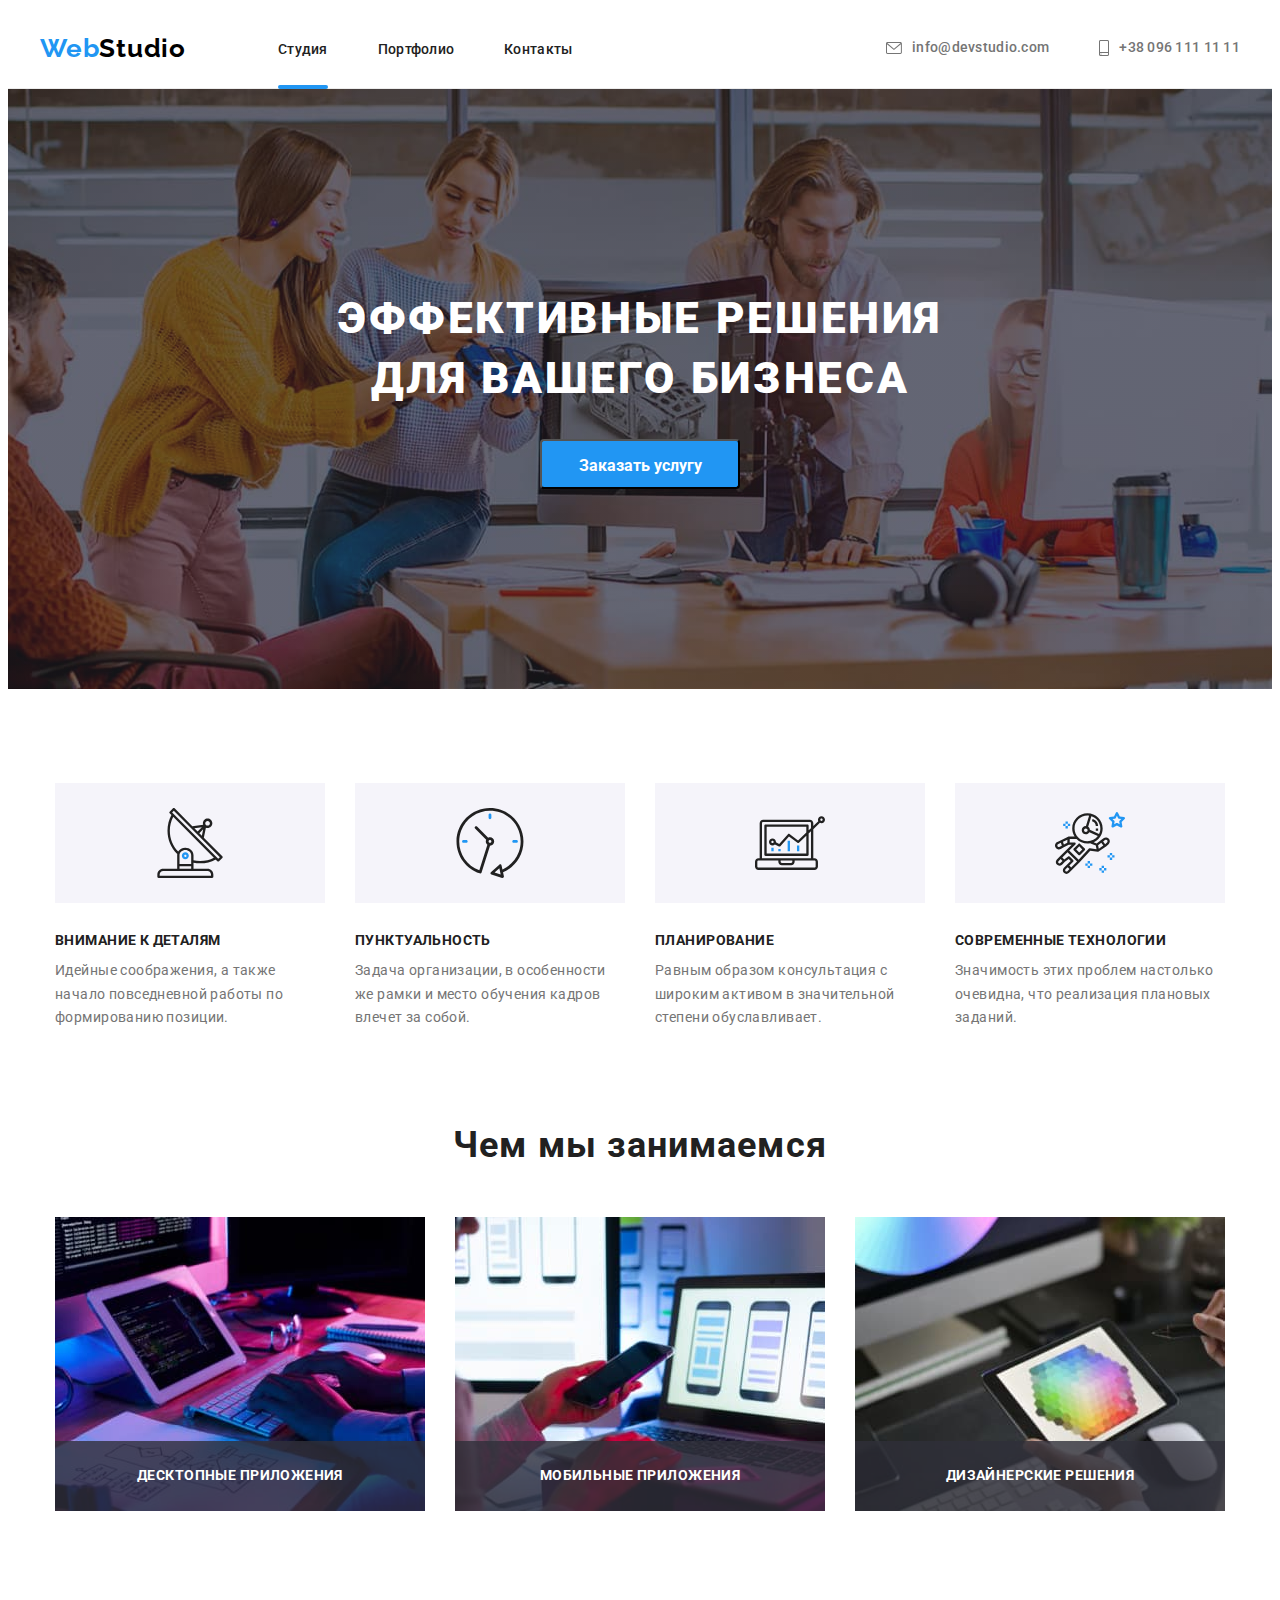
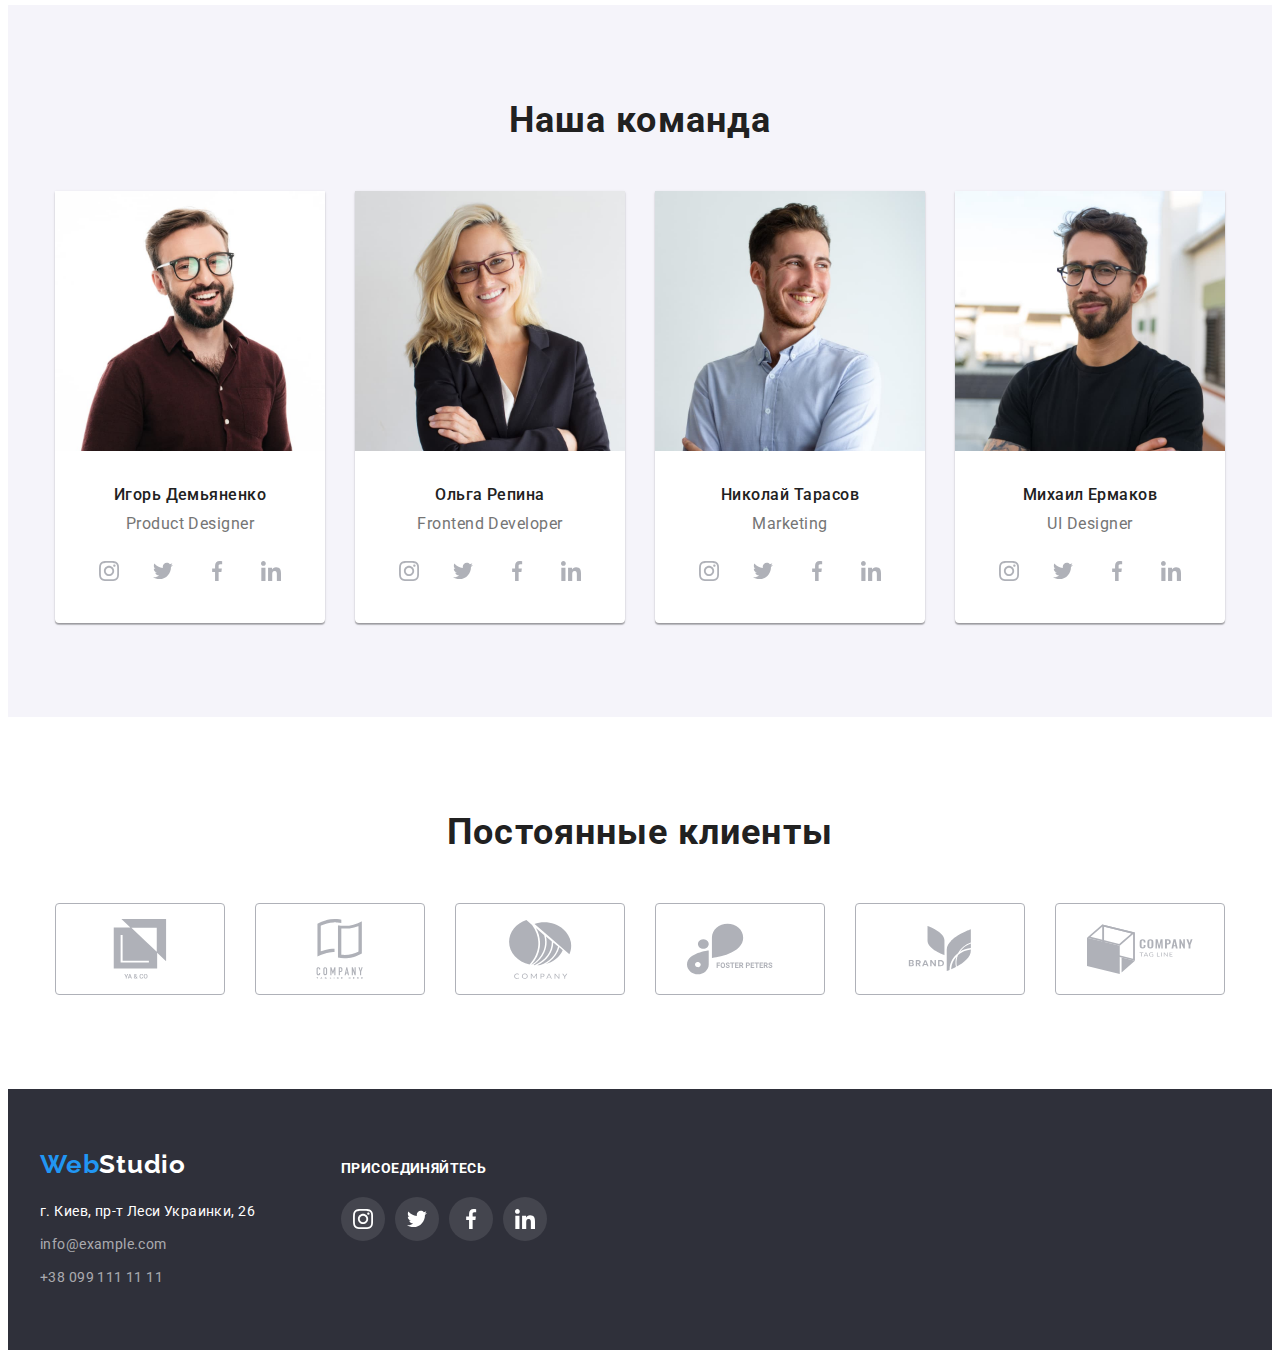
<file: index.html>
<!DOCTYPE html>
<html lang="ru">

<head>
    <meta charset="UTF-8">
    <meta http-equiv="X-UA-Compatible" content="IE=edge">
    <meta name="viewport" content="width=device-width, initial-scale=1.0">
    <title>Studio</title>
    <link rel="preconnect" href="https://fonts.googleapis.com">
    <link rel="preconnect" href="https://fonts.gstatic.com" crossorigin>
    <link href="https://fonts.googleapis.com/css2?family=Raleway:wght@400;700&display=swap" rel="stylesheet">
    <link rel="preconnect" href="https://fonts.googleapis.com">
    <link rel="preconnect" href="https://fonts.gstatic.com" crossorigin>
    <link href="https://fonts.googleapis.com/css2?family=Roboto:wght@400;500;700;900&display=swap" rel="stylesheet">
    <link rel="stylesheet" href="https://cdnjs.cloudflare.com/ajax/libs/modern-normalize/1.0.0/modern-normalize.min.css"
        integrity="sha512-ISS7cAi1PEhQ8jnbJpJZMd29NlhNj4AWYyLOSp2CE/CsHxTCu+r+t0D2yoJudVrd0/8fTVPUVDzY5Tvli75u/g=="
        crossorigin="anonymous" />
    <link rel="stylesheet" href="./css/style.css" />
</head>

<body>
    <header class="header">
        
            <nav class="header-nav container">

                 <a class="header-logo link" href="./index.html" ><span class="logo-web">Web</span>Studio</a>

                <ul class="header-list list">
                    <li class="header-item"><a href="./index.html" class="header-link link current">Студия</a></li>
                    <li class="header-item"><a href="./portfolio.html" class="header-link link ">Портфолио</a></li>
                    <li class="header-item"><a href="" class="header-link link ">Контакты</a></li>

                </ul>


                <ul class="contact-list list">
                    

                    <li class="contact-item">
                        <a href="mailto:info@devstudio.com" class="contact-link link">
                            <svg class="link-icon" width="16" height="12">
                              <use href="./images/icons.svg#icon-envelope"></use>
                            </svg>info@devstudio.com
                     </a>
                  </li>

                    <li class="contact-item">
                        <a href="tel:+380961111111" class="contact-link link">
                            <svg class="link-icon" width="10" height="16">
                         <use href="./images/icons.svg#icon-smartphone"></use>
                            </svg>+38 096 111 11 11
                        </a>
                   </li>
                </ul>
            </nav>
       
    </header>
    <main>
        <!----------hero------------------------------->
        <section class="hero">
           <div class="container">
                <h1 class="hero-title">Эффективные решения<br> для вашего бизнеса</h1>
                <button type="button" data-modal-open class="hero-btn">Заказать услугу</button>
           </div>
        </section>

        

        <!-----------What are we doing + about----------------->
        <section class="wwd about"> 
            <div class="container about-container">
                <h2 class="list display-none">Особенности</h2>
                <!--hidden-->
            
                <ul class="about-list list">
                    <li class="about-item">
                        <div class="about-icon-div">
                            <svg class="about-icon" width="70" height="70">
                                <use href="./images/icons.svg#icon-antenna"></use>
                            </svg>
                        </div>
                        <h3 class="about-secondtitle">Внимание к деталям</h3>
                        <p class="about-par">Идейные соображения, а также начало повседневной работы по формированию позиции.</p>
                    </li>
                    <li class="about-item">
                        <div class="about-icon-div">
                            <svg class="about-icon" width="70" height="70">
                                <use href="./images/icons.svg#icon-clock"></use>
                            </svg>
                        </div>
                        <h3 class="about-secondtitle">Пунктуальность</h3>
                        <p class="about-par">Задача организации, в особенности же рамки и место обучения кадров влечет за собой.</p>
                    </li>
                    <li class="about-item">
                        <div class="about-icon-div">
                            <svg class="about-icon" width="70" height="70">
                                <use href="./images/icons.svg#icon-diagram"></use>
                            </svg>
                        </div>
                        <h3 class="about-secondtitle">Планирование</h3>
                        <p class="about-par">Равным образом консультация с широким активом в значительной степени обуславливает.</p>
                    </li>
                    <li class="about-item">
                        <div class="about-icon-div">
                            <svg class="about-icon" width="70" height="70">
                                <use href="./images/icons.svg#icon-astronaut"></use>
                            </svg>
                        </div>
                        <h3 class="about-secondtitle">Современные технологии</h3>
                        <p class="about-par">Значимость этих проблем настолько очевидна, что реализация плановых заданий.</p>
                    </li>
                </ul>
            </div>

            <div class="container">
                <h2 class="wwd-title">Чем мы занимаемся</h2>
                
                <ul class="wwd-list list">
                    <li class="wwd-item"><a class="wwd-link" href="">
                            <img class="wwd-img" src="./images/box1.jpg" alt="пример работы 1"></a>
                            <h3 class="lable" >Десктопные приложения</h3> 
                    </li>
                
                    <li class="wwd-item"><a class="wwd-link" href="">
                            <img class="wwd-img" src="./images/box2.jpg" alt="пример работы 2"></a>
                             <h3 class="lable">Мобильные приложения</h3>
                        </li>
                
                    <li class="wwd-item"><a class="wwd-link" href="">
                            <img class="wwd-img" src="./images/box3.jpg" alt="пример работы 3"></a>
                             <h3 class="lable">Дизайнерские решения</h3>
                        </li>
                </ul>
            </div>
        </section>

        <!-----------our team----------------------------->
        <section class="team">
           <div class="container">
                <h2 class="team-header">Наша команда</h2>
                <ul class="team-list list">
                    <li class="team-item">
                        <img class="team-img" src="./images/igor.jpg" alt="Игорь Демьяненко">
                       <div class="team-block">
                            <h3 class="team-title">Игорь Демьяненко</h3>
                            <p class="team-par" lang="en">Product Designer</p>
                            <ul class="team-social-list list">
                                <li class="team-social-item">
                                    <a href="" class="team-social-link">
                                        <svg class="team-social-icon" width="20" height="20"  >
                                            <use href="./images/icons.svg#icon-instagram" ></use>
                                        </svg>
                                    </a>
                                </li>
                                <li class="team-social-item">
                                    <a href="" class="team-social-link">
                                        <svg class="team-social-icon" width="20" height="20">
                                            <use href="./images/icons.svg#icon-twitter"></use>
                                        </svg>
                                    </a>
                                </li>
                                <li class="team-social-item">
                                    <a href="" class="team-social-link">
                                        <svg class="team-social-icon" width="20" height="20">
                                            <use href="./images/icons.svg#icon-facebook"></use>
                                        </svg>
                                    </a>
                                </li>
                                <li class="team-social-item">
                                    <a href="" class="team-social-link">
                                        <svg class="team-social-icon" width="20" height="20">
                                            <use href="./images/icons.svg#icon-linkedin"></use>
                                        </svg>
                                    </a>
                                </li>
                                
                            </ul>
                       </div>
                    </li>
                    <li class="team-item">
                        <img class="team-img" src="./images/olga.jpg" alt="Ольга Репина">
                        <div class="team-block">
                            <h3 class="team-title">Ольга Репина</h3>
                            <p class="team-par" lang="en">Frontend Developer</p>
                            <ul class="team-social-list list">
                                <li class="team-social-item">
                                    <a href="" class="team-social-link">
                                        <svg class="team-social-icon" width="20" height="20">
                                            <use href="./images/icons.svg#icon-instagram"></use>
                                        </svg>
                                    </a>
                                </li>
                                <li class="team-social-item">
                                    <a href="" class="team-social-link">
                                        <svg class="team-social-icon" width="20" height="20">
                                            <use href="./images/icons.svg#icon-twitter"></use>
                                        </svg>
                                    </a>
                                </li>
                                <li class="team-social-item">
                                    <a href="" class="team-social-link">
                                        <svg class="team-social-icon" width="20" height="20">
                                            <use href="./images/icons.svg#icon-facebook"></use>
                                        </svg>
                                    </a>
                                </li>
                                <li class="team-social-item">
                                    <a href="" class="team-social-link">
                                        <svg class="team-social-icon" width="20" height="20">
                                            <use href="./images/icons.svg#icon-linkedin"></use>
                                        </svg>
                                    </a>
                                </li>
                            
                            </ul>
                        </div>
                    </li>
                    <li class="team-item">
                        <img class="team-img" src="./images/nikolay.jpg" alt="Николай Тарасов">
                        <div class="team-block">
                            <h3 class="team-title">Николай Тарасов</h3>
                            <p class="team-par" lang="en">Marketing</p>
                            <ul class="team-social-list list">
                                <li class="team-social-item">
                                    <a href="" class="team-social-link">
                                        <svg class="team-social-icon" width="20" height="20">
                                            <use href="./images/icons.svg#icon-instagram"></use>
                                        </svg>
                                    </a>
                                </li>
                                <li class="team-social-item">
                                    <a href="" class="team-social-link">
                                        <svg class="team-social-icon" width="20" height="20">
                                            <use href="./images/icons.svg#icon-twitter"></use>
                                        </svg>
                                    </a>
                                </li>
                                <li class="team-social-item">
                                    <a href="" class="team-social-link">
                                        <svg class="team-social-icon" width="20" height="20">
                                            <use href="./images/icons.svg#icon-facebook"></use>
                                        </svg>
                                    </a>
                                </li>
                                <li class="team-social-item">
                                    <a href="" class="team-social-link">
                                        <svg class="team-social-icon" width="20" height="20">
                                            <use href="./images/icons.svg#icon-linkedin"></use>
                                        </svg>
                                    </a>
                                </li>
                            
                            </ul>
                        </div>
                    </li>
                    <li class="team-item">
                        <img class="team-img" src="./images/michail.jpg" alt="Михаил Ермаков">
                        <div class="team-block">
                            <h3 class="team-title">Михаил Ермаков</h3>
                            <p class="team-par" lang="en">UI Designer</p>
                            <ul class="team-social-list list">
                                <li class="team-social-item">
                                    <a href="" class="team-social-link">
                                        <svg class="team-social-icon" width="20" height="20">
                                            <use href="./images/icons.svg#icon-instagram"></use>
                                        </svg>
                                    </a>
                                </li>
                                <li class="team-social-item">
                                    <a href="" class="team-social-link">
                                        <svg class="team-social-icon" width="20" height="20">
                                            <use href="./images/icons.svg#icon-twitter"></use>
                                        </svg>
                                    </a>
                                </li>
                                <li class="team-social-item">
                                    <a href="" class="team-social-link">
                                        <svg class="team-social-icon" width="20" height="20">
                                            <use href="./images/icons.svg#icon-facebook"></use>
                                        </svg>
                                    </a>
                                </li>
                                <li class="team-social-item">
                                    <a href="" class="team-social-link">
                                        <svg class="team-social-icon" width="20" height="20">
                                            <use href="./images/icons.svg#icon-linkedin"></use>
                                        </svg>
                                    </a>
                                </li>
                            
                            </ul>
                        </div>
                    </li>
                
                </ul>
           </div>
        </section>

        <!-----------regular-customers--------------------->
        <section class="regular-customers">
           <div class="container">
                <h2 class="customers-title">Постоянные клиенты</h2>
                <ul class="customers-list list">
                    <li class="customers-item">
                        <a href="" class="customers-link">
                            <svg class="customers-icon" width="106" height="60">
                                <use href="./images/icons.svg#icon-client1"></use>
                            </svg>
                        </a>
                    </li>
                    <li class="customers-item">
                        <a href="" class="customers-link">
                            <svg class="customers-icon" width="106" height="60">
                                <use href="./images/icons.svg#icon-client2"></use>
                            </svg>
                        </a>
                    </li>
                    <li class="customers-item">
                        <a href="" class="customers-link">
                            <svg class="customers-icon" width="106" height="60">
                                <use href="./images/icons.svg#icon-client3"></use>
                            </svg>
                        </a>
                    </li>
                    <li class="customers-item">
                        <a href="" class="customers-link">
                            <svg class="customers-icon" width="106" height="60">
                                <use href="./images/icons.svg#icon-client4"></use>
                            </svg>
                        </a>
                    </li>
                    <li class="customers-item">
                        <a href="" class="customers-link">
                            <svg class="customers-icon" width="106" height="60">
                                <use href="./images/icons.svg#icon-client5"></use>
                            </svg>
                        </a>
                    </li>
                    <li class="customers-item">
                        <a href="" class="customers-link">
                            <svg class="customers-icon" width="106" height="60">
                                <use href="./images/icons.svg#icon-client6"></use>
                            </svg>
                        </a>
                    </li>
                </ul>
           </div>
            
        </section>

    </main>

    <!------------footer----------------------------------->
    <footer class="footer">
        <div class="container footer-flex">
           <div class="footer-logo-adress">
                <a class="footer-logo link" href="./index.html"><span class="logo-web">Web</span>Studio</a>
                <address class="footer-address">
                    <ul class="address-list list">
                        <li class="address-item"><a class="footer-adr-ph link" href="https://g.page/stamp-capital?share">
                                г. Киев, пр-т Леси Украинки, 26</a></li>
                        <li class="address-item"><a class="footer-contacts link" href="mailto:info@example.com">info@example.com</a></li>
                        <li class="address-item"><a class="footer-contacts link" href="tel:+380991111111">+38 099 111 11 11</a></li>
                    </ul>
                </address>
           </div>
              
                <div class="footer-social-box">
                    <h3 class="footer-secondtitle">присоединяйтесь</h3>
                    <ul class="footer-social-list list">
                        <li class="footer-social-item">
                            <a href="" class="footer-social-link">
                                <svg class="footer-social-icon" width="20" height="20">
                                    <use href="./images/icons.svg#icon-instagram"></use>
                                </svg>
                            </a>
                        </li>
                        <li class="footer-social-item">
                            <a href="" class="footer-social-link">
                                <svg class="footer-social-icon" width="20" height="20">
                                    <use href="./images/icons.svg#icon-twitter"></use>
                                </svg>
                            </a>
                        </li>
                        <li class="footer-social-item">
                            <a href="" class="footer-social-link">
                                <svg class="footer-social-icon" width="20" height="20">
                                    <use href="./images/icons.svg#icon-facebook"></use>
                                </svg>
                            </a>
                        </li>
                        <li class="footer-social-item">
                            <a href="" class="footer-social-link">
                                <svg class="footer-social-icon" width="20" height="20">
                                    <use href="./images/icons.svg#icon-linkedin"></use>
                                </svg>
                            </a>
                        </li>
                    </ul>
                </div>
            
        </div>
    </footer>
<!----------------backdrop-------------------------------->
    <div class="backdrop is-hidden" data-modal>
        <div class="modal">
         <button type="button" data-modal-close class="modal-close">
             <svg class="close-icon" width="18" height="18">
                 <use href="./images/icons.svg#icon-close">

                 </use>
             </svg>
         </button>   
        </div>
    </div>
<script src="./js/modal.js"></script>
</body>

</html>
</file>
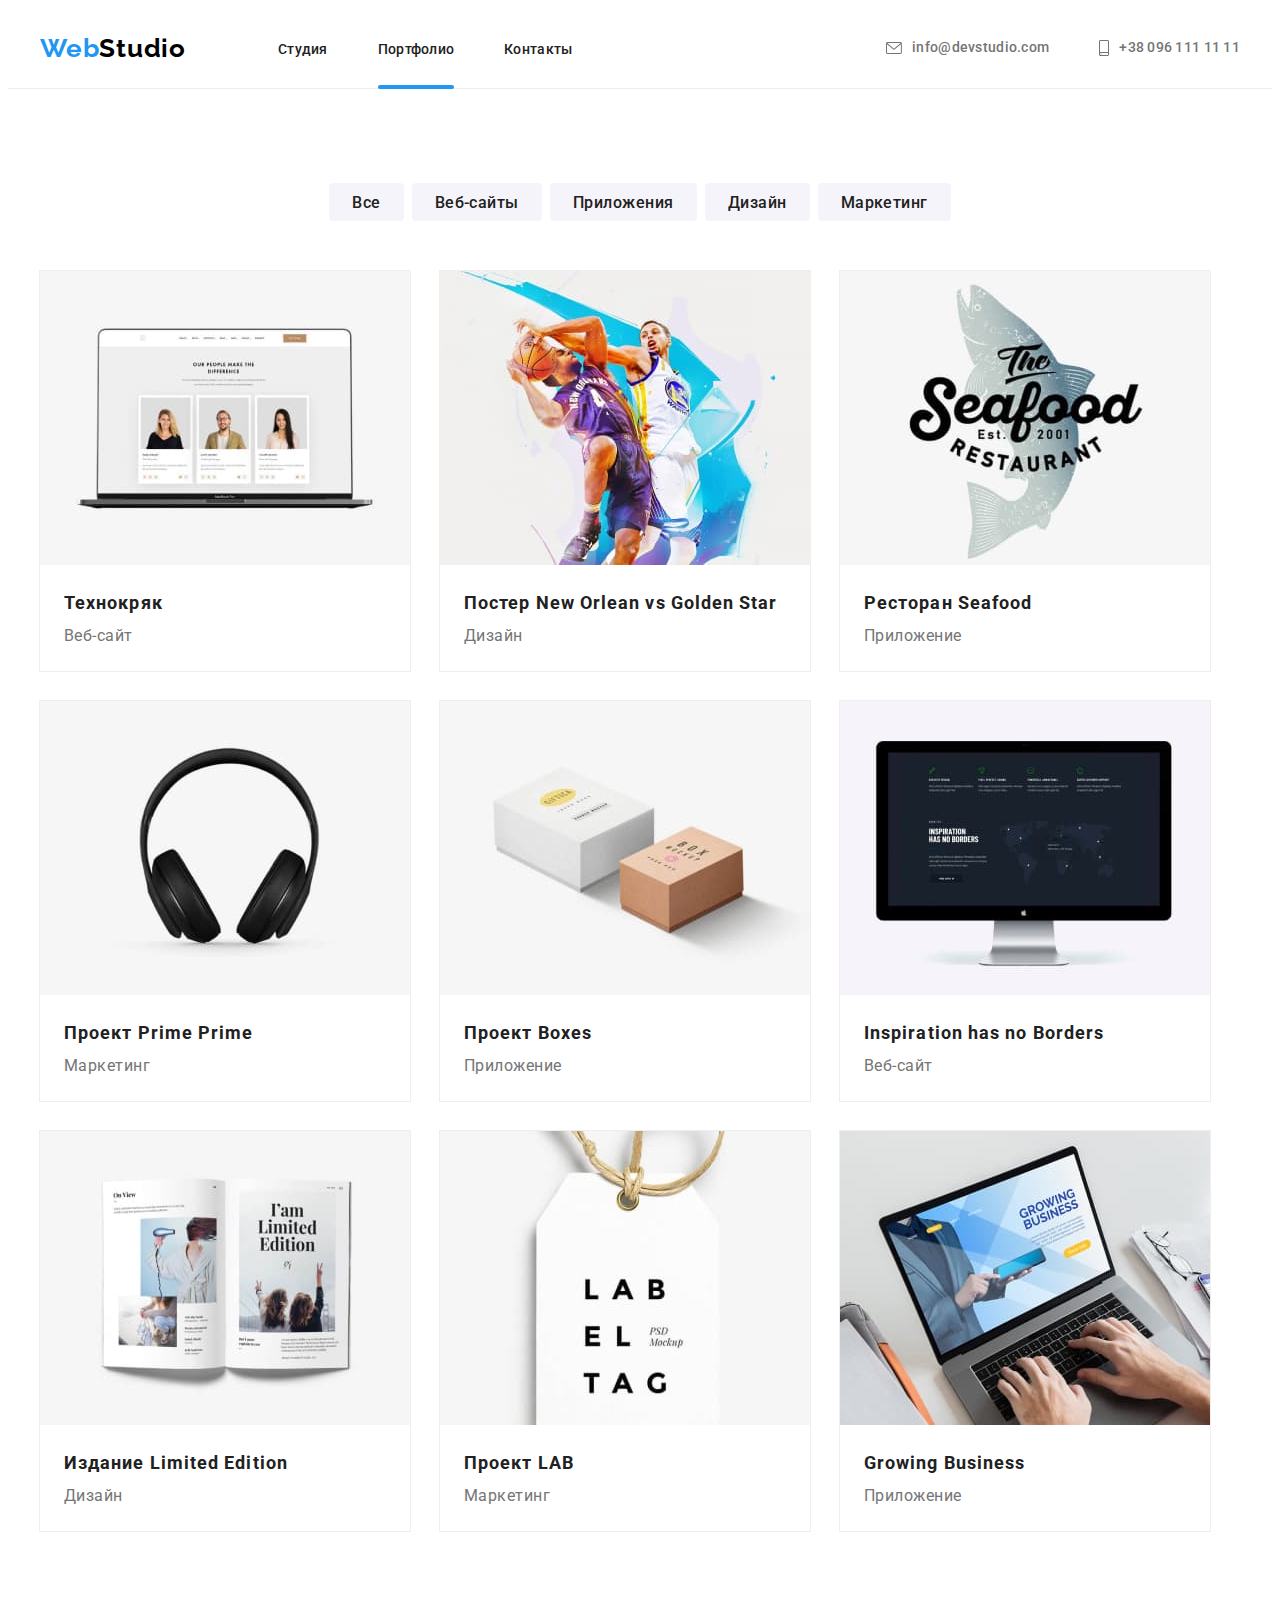
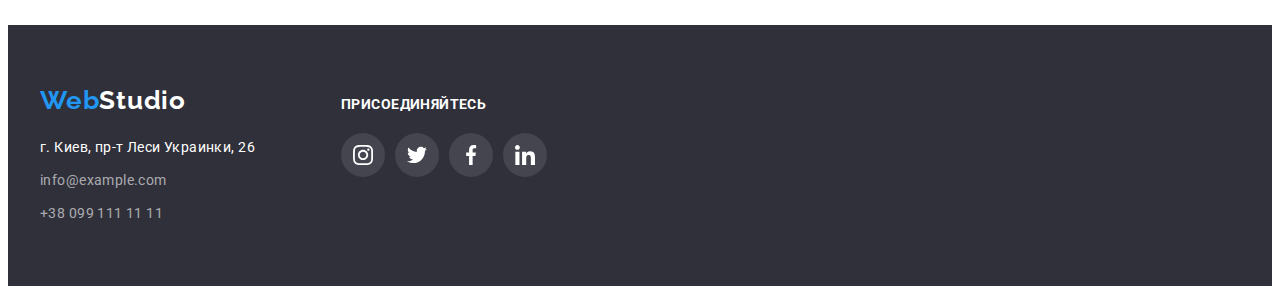
<file: portfolio.html>
<!DOCTYPE html>
<html lang="ru">

<head>
    <meta charset="UTF-8">
    <meta http-equiv="X-UA-Compatible" content="IE=edge">
    <meta name="viewport" content="width=device-width, initial-scale=1.0">
    <title>portfolio</title>
    <link rel="preconnect" href="https://fonts.googleapis.com">
    <link rel="preconnect" href="https://fonts.gstatic.com" crossorigin>
    <link href="https://fonts.googleapis.com/css2?family=Raleway:wght@400;700&display=swap" rel="stylesheet">
    <link rel="preconnect" href="https://fonts.googleapis.com">
    <link rel="preconnect" href="https://fonts.gstatic.com" crossorigin>
    <link href="https://fonts.googleapis.com/css2?family=Roboto:wght@400;500;700;900&display=swap" rel="stylesheet">
    <link rel="stylesheet" href="https://cdnjs.cloudflare.com/ajax/libs/modern-normalize/1.0.0/modern-normalize.min.css"
        integrity="sha512-ISS7cAi1PEhQ8jnbJpJZMd29NlhNj4AWYyLOSp2CE/CsHxTCu+r+t0D2yoJudVrd0/8fTVPUVDzY5Tvli75u/g=="
        crossorigin="anonymous" />
    <link rel="stylesheet" href="./css/style.css" />
    
</head>

<body>
    <!---------------header--------------------->
    <header class="header">
    
        <nav class="header-nav container">
    
            <a class="header-logo link" href="./index.html"><span class="logo-web">Web</span>Studio</a>
    
            <ul class="header-list list">
                <li class="header-item"><a href="./index.html" class="header-link link ">Студия</a></li>
                <li class="header-item"><a href="./portfolio.html" class="header-link link current">Портфолио</a></li>
                <li class="header-item"><a href="" class="header-link link ">Контакты</a></li>
    
            </ul>
    
    
            <ul class="contact-list list">
    
    
                <li class="contact-item">
                    <a href="mailto:info@devstudio.com" class="contact-link link">
                        <svg class="link-icon" width="16" height="12">
                            <use href="./images/icons.svg#icon-envelope"></use>
                        </svg>info@devstudio.com
                    </a>
                </li>
    
                <li class="contact-item">
                    <a href="tel:+380961111111" class="contact-link link">
                        <svg class="link-icon" width="10" height="16">
                            <use href="./images/icons.svg#icon-smartphone"></use>
                        </svg>+38 096 111 11 11
                    </a>
                </li>
            </ul>
        </nav>
    
    </header>
    
    <main>
       <!--buttons  + portfolio section-->
        <section class="port-btn-sec">
             <div class="container">
               <h2 class="display-none">Навигация</h2>

                <ul class="port-btn-list list">
                    <li class="port-btn-item"><button class="port-button" type="button">Все</button></li>
                    <li class="port-btn-item"><button class="port-button" type="button">Веб-сайты</button></li>
                    <li class="port-btn-item"><button class="port-button" type="button">Приложения</button></li>
                    <li class="port-btn-item"><button class="port-button" type="button">Дизайн</button></li>
                    <li class="port-btn-item"><button class="port-button" type="button">Маркетинг</button></li>
                </ul>
                
                <h1 class="display-none">Портфолио</h1>
               
                <ul class="port-list list">
                    <li class="port-list-item">
                        <div class="overlay-box">
                            <div class="description-overlay">
                                <p>Технокряк это современная площадка распространения коронавируса.
                                    Компании используют эту платформу для цифрового
                                    шпионажа и атак на защищённые сервера конкурентов.</p>
                            </div>
                            
                            <img class="port-img no-gap" src="./images/pic1.jpg" alt="Технокряк">
                        </div>
                        <div class="port-block">
                            <h2 class="port-second-title">Технокряк</h2>
                            <p class="port-p" lang="en">Веб-сайт</p>
                        </div>
                
                    </li>
                    <li class="port-list-item">
                        <div class="overlay-box">
                            <div class="description-overlay">
                                <p>Технокряк это современная площадка распространения коронавируса.
                                    Компании используют эту платформу для цифрового
                                    шпионажа и атак на защищённые сервера конкурентов.</p>
                            </div>
                        
                            <img class="port-img no-gap" src="./images/pic2.jpg" alt="Постер  New Orlean vs Golden Star">
                        </div>
                        
                        <div class="port-block">
                            <h2 class="port-second-title">Постер <span lang="en">New Orlean vs Golden Star</span> </h2>
                            <p class="port-p">Дизайн</p>
                        </div>
                
                    </li>
                    <li class="port-list-item">
                        <div class="overlay-box">
                            <div class="description-overlay">
                                <p>Технокряк это современная площадка распространения коронавируса.
                                    Компании используют эту платформу для цифрового
                                    шпионажа и атак на защищённые сервера конкурентов.</p>
                            </div>
                        
                            <img class="port-img no-gap" src="./images/pic3.jpg" alt="Ресторан Seafood">
                        </div>
                        
                        <div class="port-block">
                            <h2 class="port-second-title">Ресторан <span lang="en">Seafood</span> </h2>
                            <p class="port-p"> Приложение</p>
                        </div>
                
                    </li>
                    <li class="port-list-item">
                        <div class="overlay-box">
                            <div class="description-overlay">
                                <p>Технокряк это современная площадка распространения коронавируса.
                                    Компании используют эту платформу для цифрового
                                    шпионажа и атак на защищённые сервера конкурентов.</p>
                            </div>
                        
                            <img class="port-img no-gap" src="./images/pic4.jpg" alt="Проект Prime">
                        </div>
                        
                        <div class="port-block">
                            <h2 class="port-second-title">Проект <span lang="en">Prime</span> Prime</h2>
                            <p class="port-p">Маркетинг</p>
                        </div>
                
                    </li>
                    <li class="port-list-item">
                        <div class="overlay-box">
                            <div class="description-overlay">
                                <p>Технокряк это современная площадка распространения коронавируса.
                                    Компании используют эту платформу для цифрового
                                    шпионажа и атак на защищённые сервера конкурентов.</p>
                            </div>
                        
                            <img class="port-img no-gap" src="./images/pic5.jpg" alt="Проект Boxes">
                      </div>
                        
                        <div class="port-block">
                            <h2 class="port-second-title">Проект <span lang="en">Boxes</span> </h2>
                            <p class="port-p">Приложение</p>
                        </div>
                
                    </li>
                    <li class="port-list-item">
                        <div class="overlay-box">
                            <div class="description-overlay">
                                <p>Технокряк это современная площадка распространения коронавируса.
                                    Компании используют эту платформу для цифрового
                                    шпионажа и атак на защищённые сервера конкурентов.</p>
                            </div>
                        
                            <img class="port-img no-gap" src="./images/pic6.jpg" alt="Inspiration has no Borders">
                        </div>
                        
                        <div class="port-block">
                            <h2 class="port-second-title" lang="en">Inspiration has no Borders</h2>
                            <p class="port-p">Веб-сайт</p>
                        </div>
                
                    </li>
                    <li class="port-list-item">
                        <div class="overlay-box">
                            <div class="description-overlay">
                                <p>Технокряк это современная площадка распространения коронавируса.
                                    Компании используют эту платформу для цифрового
                                    шпионажа и атак на защищённые сервера конкурентов.</p>
                            </div>
                        
                            <img class="port-img no-gap" src="./images/pic7.jpg" alt="Издание Limited Edition">
                        </div>
                        
                        <div class="port-block">
                            <h2 class="port-second-title">Издание <span lang="en">Limited Edition</span> </h2>
                            <p class="port-p">Дизайн</p>
                        </div>
                
                    </li>
                    <li class="port-list-item">
                        <div class="overlay-box">
                            <div class="description-overlay">
                                <p>Технокряк это современная площадка распространения коронавируса.
                                    Компании используют эту платформу для цифрового
                                    шпионажа и атак на защищённые сервера конкурентов.</p>
                            </div>
                        
                            <img class="port-img no-gap" src="./images/pic8.jpg" alt="Проект LAB">
                        </div>
                        
                        <div class="port-block">
                            <h2 class="port-second-title">Проект <span lang="en">LAB</span> </h2>
                            <p class="port-p">Маркетинг</p>
                        </div>
                
                    </li>
                    <li class="port-list-item">
                        <div class="overlay-box">
                            <div class="description-overlay">
                                <p>Технокряк это современная площадка распространения коронавируса.
                                    Компании используют эту платформу для цифрового
                                    шпионажа и атак на защищённые сервера конкурентов.</p>
                            </div>
                        
                            <img class="port-img no-gap" src="./images/pic9.jpg" alt="Growing Business">
                        </div>
                        
                        <div class="port-block">
                            <h2 class="port-second-title" lang="en">Growing Business</h2>
                            <p class="port-p">Приложение</p>
                        </div>
                
                    </li>
                </ul>
             </div>
        </section>
        
        

    </main>

    <!----------------footer--------------------->
    <footer class="footer">
        <div class="container footer-flex">
            <div class="footer-logo-adress">
                <a class="footer-logo link" href="./index.html"><span class="logo-web">Web</span>Studio</a>
                <address class="footer-address">
                    <ul class="address-list list">
                        <li class="address-item"><a class="footer-adr-ph link" href="https://g.page/stamp-capital?share">
                                г. Киев, пр-т Леси Украинки, 26</a></li>
                        <li class="address-item"><a class="footer-contacts link"
                                href="mailto:info@example.com">info@example.com</a></li>
                        <li class="address-item"><a class="footer-contacts link" href="tel:+380991111111">+38 099 111 11
                                11</a></li>
                    </ul>
                </address>
            </div>
    
            <div class="footer-social-box">
                <h3 class="footer-secondtitle">присоединяйтесь</h3>
                <ul class="footer-social-list list">
                    <li class="footer-social-item">
                        <a href="" class="footer-social-link">
                            <svg class="footer-social-icon" width="20" height="20">
                                <use href="./images/icons.svg#icon-instagram"></use>
                            </svg>
                        </a>
                    </li>
                    <li class="footer-social-item">
                        <a href="" class="footer-social-link">
                            <svg class="footer-social-icon" width="20" height="20">
                                <use href="./images/icons.svg#icon-twitter"></use>
                            </svg>
                        </a>
                    </li>
                    <li class="footer-social-item">
                        <a href="" class="footer-social-link">
                            <svg class="footer-social-icon" width="20" height="20">
                                <use href="./images/icons.svg#icon-facebook"></use>
                            </svg>
                        </a>
                    </li>
                    <li class="footer-social-item">
                        <a href="" class="footer-social-link">
                            <svg class="footer-social-icon" width="20" height="20">
                                <use href="./images/icons.svg#icon-linkedin"></use>
                            </svg>
                        </a>
                    </li>
                </ul>
            </div>
    
        </div>
    </footer>
</body>

</html>
</file>
<file: css/style.css>
:root {
  --body-background-color: #ffffff;
  --main-title-color: #ffffff;
  --second-title-color: #212121;
  --text-color: #757575;
  --phone-text-color: #757575;
  --adress-text-color: #ffffff;
  --accent-color: #2196f3;
  --header-background-color: #ffffff;
  --hero-background-color: #2f303a;
  --about-background-color: #e5e5e5;
  --footer-background-color: #2f303a;
  --team-background-color: #f5f4fa;
  --button-color: #ffffff;
  --logo-color: #000000;
  --footer-logo-color: #ffffff;
  --port-btm-color: #f5f4fa;
  --footer-frame-color: #ececec;
  --portfolio-border-color: #eeeeee;
  --social-icons-color: #afb1b8;
  --footer-contact-color: rgba(255, 255, 255, 0.6);
  --footer-social-link-color: rgba(255, 255, 255, 0.1);
  --lable-background-color: rgba(47, 48, 58, 0.8);
  --description-background-color: rgba(33, 150, 243, 0.9);
  --backdrop-color: rgba(0, 0, 0, 0.2);
  --buttom-close-color: rgba(0, 0, 0, 0.1);
}
body {
  font-family: 'Roboto', sans-serif;
  background-color: var(--body-background-color);
}

h1,
h2,
h3,
p {
  margin-top: 0;
  margin-bottom: 0;
}

.list {
  list-style: none;
  padding: 0;
  margin: 0;
}

.link {
  text-decoration: none;
}
/*------скрытие заголовков-------*/

.display-none {
  position: absolute;
  width: 1px;
  height: 1px;
  margin: -1px;
  border: 0;
  padding: 0;
  white-space: nowrap;
  clip-path: inset(100%);
  clip: rect(0 0 0 0);
  overflow: hidden;
}

section {
  padding-top: 94px;
  /*outline: 2px solid tomato;*/
  padding-bottom: 94px;
}

.container {
  margin-left: auto;
  margin-right: auto;
  padding-left: 15px;
  padding-right: 15px;
  width: 1200px;
}

/*-----------------------HEADER--------------------*/
.header {
  background-color: var(--header-background-color);
  border-bottom-width: 1px;
  border-bottom-style: solid;
  border-bottom-color: var(--footer-frame-color);
}

.header-nav {
  display: flex;
  align-items: center;
}

.logo-web {
  color: var(--accent-color);
}

.header-logo {
  font-family: Raleway;
  font-weight: 700;
  font-size: 26px;
  line-height: 1.19;
  letter-spacing: 0.03em;
  color: var(--logo-color);
  display: block;
  width: 145px;
  height: 31px;
}

.header-list {
  display: flex;
  margin-left: 93px;
}

.header-list .header-item:not(:last-child) {
  margin-right: 50px;
}

.header-link {
  /* display: block;*/
  font-weight: 500;
  font-size: 14px;
  line-height: 1.14;
  letter-spacing: 0.02em;
  color: var(--second-title-color);
  padding-top: 32px;
  padding-bottom: 32px;
  transition-property: color;
  transition-duration: 250ms;
  transition-timing-function: cubic-bezier(0.4, 0, 0.2, 1);
  position: relative;
  /*bottom: -1px;*/
}
.header-link:hover,
.header-link:focus {
  color: var(--accent-color);
}
.header-link.current::after {
  content: '';
  width: 100%;
  height: 4px;
  background-color: var(--accent-color);
  position: absolute;
  border-radius: 2px;
  left: 0;
  bottom: 0;
}
/*------------------------------------------------------*/

.contact-list {
  display: flex;
  margin-left: auto;
  align-content: center;
  justify-content: center;
}

.contact-item + .contact-item {
  margin-left: 50px;
}

.contact-link {
  display: flex;
  justify-content: center;
  align-items: center;
  padding-top: 32px;
  padding-bottom: 32px;
  font-weight: 500;
  font-size: 14px;
  line-height: 1.14;
  letter-spacing: 0.02em;
  color: var(--phone-text-color);
  transition-property: color;
  transition-duration: 250ms;
  transition-timing-function: cubic-bezier(0.4, 0, 0.2, 1);
}

.contact-link:hover,
.contact-link:focus {
  color: var(--accent-color);
}

.link-icon {
  fill: var(--phone-text-color);
  margin-right: 10px;
  fill: currentColor;
}

/*-----------------------HERO--------------------*/
.hero {
  padding-top: 200px;
  padding-bottom: 200px;
}

.hero {
  background-image: linear-gradient(to right, rgba(47, 48, 58, 0.4), rgba(47, 48, 58, 0.4)),
    url(../images/hero.jpg);
  background-repeat: no-repeat;
  background-position: center;
  background-size: 1600px 600px, auto;
}
.hero-title {
  display: block;
  margin-bottom: 30px;
  font-weight: 900;
  font-size: 44px;
  line-height: 1.36;
  text-align: center;
  letter-spacing: 0.06em;
  text-transform: uppercase;
  color: var(--main-title-color);
  /*outline: solid 1px tomato;*/
}
.hero-btn {
  /*----button-text-style----*/
  font-weight: 700;
  font-size: 16px;
  line-height: 1.88;
  font-family: inherit;
  color: var(--button-color);
  text-align: center;
  /*----button-style------- */
  display: block;
  margin-left: auto;
  margin-right: auto;
  min-width: 200px;
  height: 50px;
  cursor: pointer;
  border-radius: 4px;
  padding: 10px 32px;
  background-color: var(--accent-color);
  /*box-shadow: 0px 4px 4px rgba(0, 0, 0, 0.15);*/
}

/*---------------------ABOUT------------------------*/
.about-container {
  margin-bottom: 94px;
}
.about-list {
  display: flex;
  justify-content: center;
}

.about-item {
  display: block;
  width: 270px;
  /*outline: solid 1px tomato;*/
}
.about-item:not(:last-child) {
  margin-right: 30px;
}

.about-icon-div {
  display: flex;
  width: 270px;
  height: 120px;
  justify-content: center;
  align-items: center;
  margin-bottom: 30px;
  background-color: var(--port-btm-color);
}

.about-secondtitle {
  font-weight: 700;
  font-size: 14px;
  line-height: 1.14;
  letter-spacing: 0.03em;
  text-transform: uppercase;
  color: var(--second-title-color);
  margin-bottom: 10px;
}
.about-par {
  font-weight: 400;
  font-size: 14px;
  line-height: 1.71;
  letter-spacing: 0.03em;
  color: var(--text-color);
}

/*-----------------------WWD--------------------*/

.wwd-title {
  font-weight: 700;
  font-size: 36px;
  line-height: 1.17;
  text-align: center;
  letter-spacing: 0.03em;
  color: var(--second-title-color);
  margin-bottom: 50px;
}
.wwd-list {
  display: flex;
  justify-content: center;
}

.wwd-item {
  display: block;
  position: relative;
}

.wwd-item:not(:last-child) {
  margin-right: 30px;
}
.wwd-img {
  display: block;
  max-width: 100%;
  height: auto;
  /*width: 370px;
  height: 294px;*/
}
.lable {
  display: flex;
  justify-content: center;
  align-items: center;
  position: absolute;
  bottom: 0;
  height: 70px;
  width: 100%;
  background-color: var(--lable-background-color);

  font-style: normal;
  font-weight: bold;
  font-size: 14px;
  line-height: 1.14;
  text-align: center;
  letter-spacing: 0.03em;
  text-transform: uppercase;
  color: var(--adress-text-color);

  /*border: 1px solid tomato;*/
}

/*-----------------------TEAM--------------------*/
.team {
  background-color: var(--team-background-color);
  display: flex;
}
.team-header {
  font-weight: 700;
  font-size: 36px;
  line-height: 1.17;
  text-align: center;
  letter-spacing: 0.03em;
  color: var(--second-title-color);
  margin-bottom: 50px;
}

.team-list {
  display: flex;
  justify-content: center;
}
.team-item {
  display: block;
  background-color: var(--header-background-color);
  box-shadow: 0px 1px 3px rgba(0, 0, 0, 0.12), 0px 1px 1px rgba(0, 0, 0, 0.14),
    0px 2px 1px rgba(0, 0, 0, 0.2);
  border-radius: 0px 0px 4px 4px;
  /*outline: solid 1px tomato;*/
}
.team-item:not(:last-child) {
  margin-right: 30px;
}

.team-block {
  padding-top: 30px;
  padding-bottom: 30px;
}

.team-title {
  font-weight: 500;
  font-size: 16px;
  line-height: 1.19;
  text-align: center;
  letter-spacing: 0.03em;
  color: var(--second-title-color);
}
.team-par {
  margin-top: 10px;
  margin-bottom: 16px;
  font-weight: 400;
  font-size: 16px;
  line-height: 1.19;
  text-align: center;
  letter-spacing: 0.03em;
  color: var(--text-color);
}
.team-img {
  width: 270px;
  height: 260px;
}

.team-social-list {
  display: flex;
  justify-content: center;
}

.team-social-item {
  width: 44px;
  height: 44px;
}

.team-social-item + .team-social-item {
  margin-left: 10px;
}

.team-social-link {
  width: 100%;
  height: 100%;
  border-radius: 50%;
  display: flex;
  align-items: center;
  justify-content: center;
  transition-property: background-color;
  transition-duration: 250ms;
  transition-timing-function: cubic-bezier(0.4, 0, 0.2, 1);
}

.team-social-link:hover .team-social-icon,
.team-social-link:focus .team-social-icon {
  fill: var(--footer-logo-color);
}

.team-social-link:hover,
.team-social-link:focus {
  background-color: var(--accent-color);
}

.team-social-icon {
  fill: var(--social-icons-color);
  transition-property: fill;
  transition-duration: 250ms;
  transition-timing-function: cubic-bezier(0.4, 0, 0.2, 1);
}

/*-----------------REGULAR CUSTOMERS------------*/
.customers-title {
  font-weight: 700;
  font-size: 36px;
  line-height: 1.17;
  text-align: center;
  letter-spacing: 0.03em;
  color: var(--second-title-color);
  margin-bottom: 50px;
}

.customers-list {
  display: flex;
  justify-content: center;
}

.customers-item {
  width: 170px;
  height: 92px;
}
.customers-link {
  display: flex;
  justify-content: center;
  align-items: center;
  width: 100%;
  height: 100%;
  border: 1px solid var(--social-icons-color);
  box-sizing: border-box;
  border-radius: 4px;
  transition-property: fill;
  transition-duration: 250ms;
  transition-timing-function: cubic-bezier(0.4, 0, 0.2, 1);
}

.customers-icon {
  fill: var(--social-icons-color);
  transition-property: fill;
  transition-duration: 250ms;
  transition-timing-function: cubic-bezier(0.4, 0, 0.2, 1);
}

.customers-link:hover .customers-icon,
.customers-link:focus .customers-icon {
  fill: var(--accent-color);
}

.customers-link:hover,
.customers-link:focus {
  border: 1px solid var(--accent-color);
}

.customers-item + .customers-item {
  margin-left: 30px;
}

/*-----------------------FOOTER--------------------*/
.footer {
  background-color: var(--footer-background-color);
  padding-top: 60px;
  padding-bottom: 60px;
}

.footer-flex {
  display: flex;
  align-items: baseline;
}

.footer-logo {
  font-family: Raleway;
  font-weight: 700;
  font-size: 26px;
  line-height: 1.19;
  letter-spacing: 0.03em;
  color: var(--footer-logo-color);

  display: block;
  width: 145px;
  height: 31px;
  margin-bottom: 20px;
}

.address-list {
  display: block;
  width: 231px;
}
.address-item:not(:last-child) {
  margin-bottom: 9px;
}
.footer-adr-ph {
  font-style: normal;
  font-weight: 400;
  font-size: 14px;
  line-height: 1.71;
  letter-spacing: 0.03em;
  color: var(--adress-text-color);
  transition-property: color;
  transition-duration: 250ms;
  transition-timing-function: cubic-bezier(0.4, 0, 0.2, 1);
}
.footer-contacts {
  font-style: normal;
  font-weight: 400;
  font-size: 14px;
  line-height: 1.71;
  letter-spacing: 0.03em;
  color: var(--footer-contact-color);
  transition-property: color;
  transition-duration: 250ms;
  transition-timing-function: cubic-bezier(0.4, 0, 0.2, 1);
}

.footer-contacts:hover,
.footer-adr-ph:hover,
.footer-contacts:focus,
.footer-adr-ph:focus {
  color: var(--accent-color);
}
/*-----------------------------*/
.footer-social-box {
  margin-left: 70px;
}

.footer-secondtitle {
  font-weight: 700;
  font-size: 14px;
  line-height: 1.14;
  letter-spacing: 0.03em;
  text-transform: uppercase;
  color: var(--adress-text-color);
  margin-bottom: 20px;
}

.footer-social-list {
  display: flex;
  justify-content: center;
  align-items: center;
}

.footer-social-item {
  width: 44px;
  height: 44px;
}

.footer-social-item + .footer-social-item {
  margin-left: 10px;
}

.footer-social-link {
  width: 100%;
  height: 100%;
  border-radius: 50%;
  display: flex;
  align-items: center;
  justify-content: center;
  background-color: var(--footer-social-link-color);
  transition-property: background-color;
  transition-duration: 250ms;
  transition-timing-function: cubic-bezier(0.4, 0, 0.2, 1);
}

.footer-social-icon {
  fill: var(--button-color);
}

.footer-social-link:hover,
.footer-social-link:focus {
  background-color: var(--accent-color);
}

/*-----------------------PORTFOLIO--------------------*/
.port-btn-list {
  display: flex;
  justify-content: center;
  margin-bottom: 50px;
}
.port-btn-item:not(:last-child) {
  margin-right: 8px;
}
.port-button {
  font-family: inherit;
  font-style: normal;
  font-weight: 500;
  font-size: 16px;
  line-height: 1.62;
  text-align: center;
  letter-spacing: 0.03em;
  color: var(--second-title-color);

  display: inline-block;
  cursor: pointer;
  border: 1px solid var(--port-btm-color);
  border-radius: 4px;
  min-width: 73px;
  height: 38px;
  padding: 6px 22px;
  background-color: var(--port-btm-color);

  transition-property: color, background-color;
  transition-duration: 250ms;
  transition-timing-function: cubic-bezier(0.4, 0, 0.2, 1);
}

.port-button:hover,
.port-button:focus {
  color: var(--button-color);
  background-color: var(--accent-color);
}

/*------------PORTFOLIO-----------*/

.port-list {
  display: flex;
  flex-wrap: wrap;
}

.port-list-item {
  /* position: relative;*/
  width: 370px;
  margin-right: 30px;
  margin-bottom: 30px;
  outline: solid 1px var(--portfolio-border-color);

  transition-property: box-shadow;
  transition-duration: 250ms;
  transition-timing-function: cubic-bezier(0.4, 0, 0.2, 1);
}
.overlay-box {
  position: relative;
  overflow: hidden;
}

.overlay-box:hover .description-overlay {
  transform: translateY(0);
}

.description-overlay {
  position: absolute;
  overflow: auto;

  top: 0;
  left: 0;
  width: 100%;
  height: 100%;
  display: flex;
  justify-content: center;
  align-items: center;
  padding: 63px 24px;

  transform: translateY(100%);
  transition-property: transform;
  transition-duration: 250ms;
  transition-timing-function: cubic-bezier(0.4, 0, 0.2, 1);

  font-family: Roboto;
  font-style: normal;
  font-weight: normal;
  font-size: 18px;
  line-height: 1.56;
  letter-spacing: 0.03em;
  color: var(--portfolio-border-color);
  background-color: var(--description-background-color);
}
.port-list-item:hover,
.port-list-item:focus {
  box-shadow: 0px 1px 1px rgba(0, 0, 0, 0.12), 0px 4px 4px rgba(0, 0, 0, 0.06),
    1px 4px 6px rgba(0, 0, 0, 0.16);
}

.port-list-item:nth-child(3n) {
  margin-right: 0;
}

.port-list-item:nth-last-child(-n + 3) {
  margin-bottom: 0;
}

.no-gap {
  display: block;
}
.port-block {
  /*position: absolute;*/
  padding: 20px 24px;
}

.port-second-title {
  font-style: normal;
  font-weight: bold;
  font-size: 18px;
  line-height: 2;
  letter-spacing: 0.06em;
  color: var(--second-title-color);
}
.port-p {
  font-weight: normal;
  font-size: 16px;
  line-height: 1.87;
  letter-spacing: 0.03em;
  color: var(--text-color);
}
.port-img {
  width: 370px;
  height: 294px;
}

/*---------------MODAL------------------*/

.backdrop {
  width: 100vw;
  height: 100vh;
  background-color: var(--backdrop-color);
  position: fixed;
  top: 0;
  left: 0;
  transition: opacity 250ms, visibility 250ms;
}

.backdrop.is-hidden .modal {
  transform: scale(1.5) rotate(270deg);
}

.modal {
  width: 528px;
  min-height: 581px;
  background-color: var(--body-background-color);
  border-radius: 4px;
  position: absolute;
  top: 50%;
  left: 50%;
  transform: scale(1) rotate(0) translate(-50%, -50%);
  transition: transform 250ms;
}

.modal-close {
  position: absolute;
  top: 14px;
  right: 14px;
  width: 30px;
  height: 30px;
  background-color: transparent;
  border: 1px solid var(--buttom-close-color);
  border-radius: 50%;
  display: flex;
  align-items: center;
  justify-content: center;
}

.is-hidden {
  visibility: hidden;
  opacity: 0;
  pointer-events: none;
}
</file>
